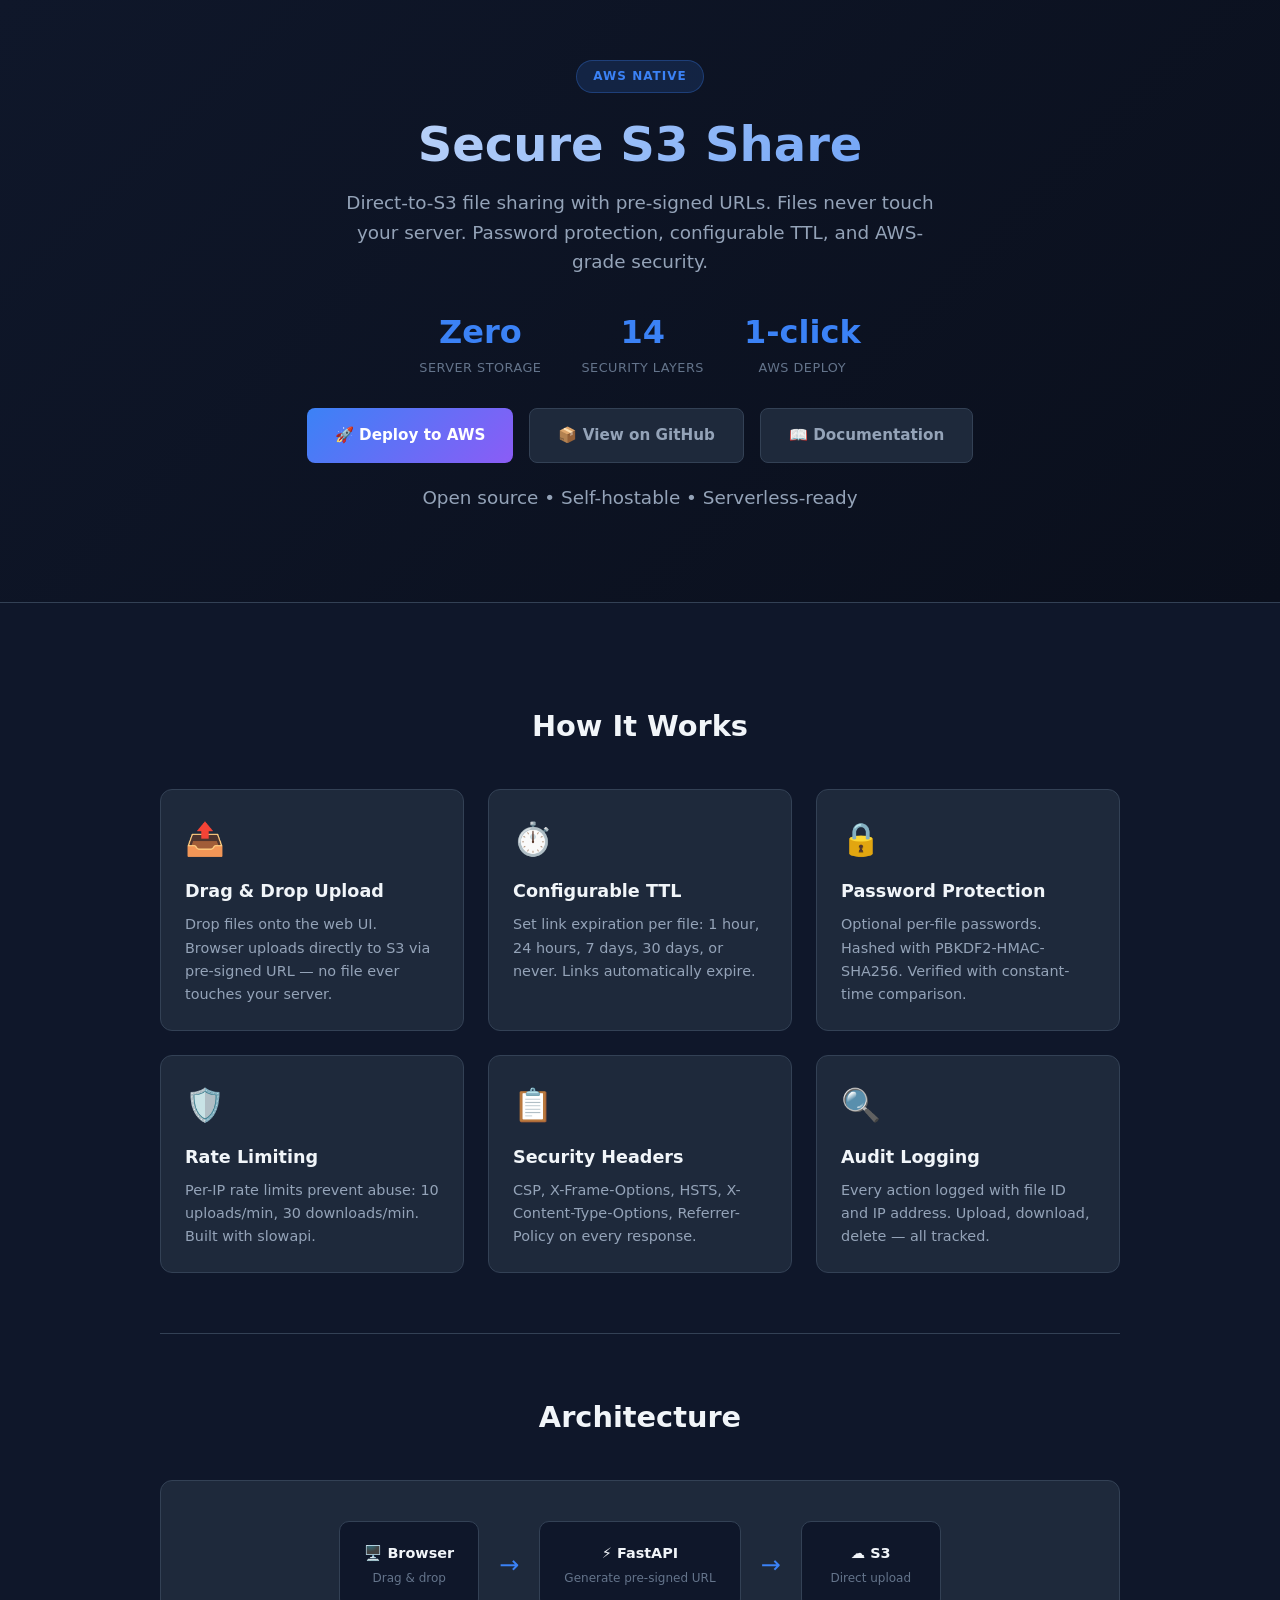
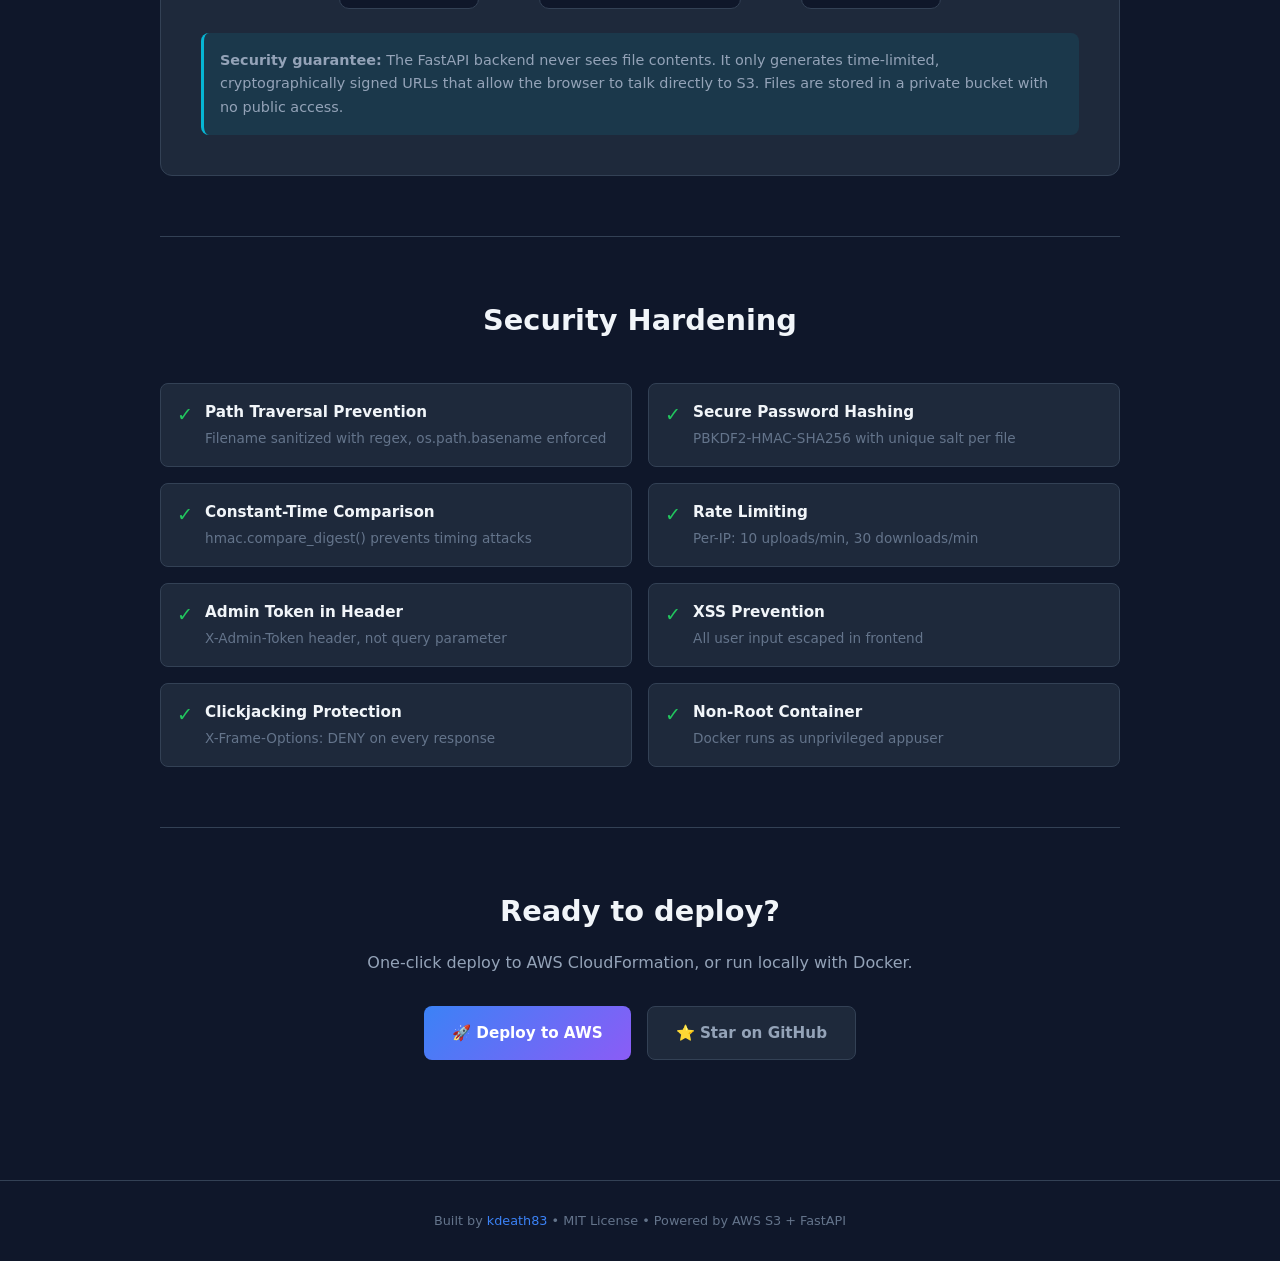
<file: docs/index.html>
<!DOCTYPE html>
<html lang="en">
<head>
<meta charset="UTF-8">
<meta name="viewport" content="width=device-width, initial-scale=1.0">
<meta name="description" content="Secure S3 File Sharing Portal — Direct-to-S3 uploads with pre-signed URLs">
<meta property="og:title" content="Secure S3 Share">
<meta property="og:description" content="AWS-native file sharing with pre-signed URLs, password protection, and dark theme">
<title>Secure S3 Share — Demo</title>
<style>
:root {
  --bg-primary: #0f172a;
  --bg-secondary: #1e293b;
  --bg-card: #1e293b;
  --text-primary: #f1f5f9;
  --text-secondary: #94a3b8;
  --text-muted: #64748b;
  --accent-blue: #3b82f6;
  --accent-green: #22c55e;
  --accent-amber: #f59e0b;
  --accent-purple: #8b5cf6;
  --accent-cyan: #06b6d4;
  --border-color: #334155;
}

* { margin: 0; padding: 0; box-sizing: border-box; }

body {
  font-family: 'Segoe UI', system-ui, -apple-system, sans-serif;
  background: var(--bg-primary);
  color: var(--text-primary);
  line-height: 1.6;
}

.container {
  max-width: 1000px;
  margin: 0 auto;
  padding: 40px 20px;
}

/* Hero */
.hero {
  text-align: center;
  padding: 60px 20px;
  background: linear-gradient(135deg, var(--bg-primary) 0%, #0a0f1c 100%);
  border-bottom: 1px solid var(--border-color);
}

.hero-badge {
  display: inline-block;
  padding: 6px 16px;
  border-radius: 20px;
  font-size: 0.75rem;
  font-weight: 600;
  text-transform: uppercase;
  letter-spacing: 1px;
  background: rgba(59, 130, 246, 0.15);
  color: var(--accent-blue);
  border: 1px solid rgba(59, 130, 246, 0.3);
  margin-bottom: 24px;
}

.hero h1 {
  font-size: 3rem;
  font-weight: 800;
  line-height: 1.15;
  margin-bottom: 16px;
  background: linear-gradient(135deg, #f1f5f9 0%, var(--accent-blue) 100%);
  -webkit-background-clip: text;
  -webkit-text-fill-color: transparent;
  background-clip: text;
}

.hero p {
  font-size: 1.15rem;
  color: var(--text-secondary);
  max-width: 600px;
  margin: 0 auto 30px;
}

.hero-stats {
  display: flex;
  justify-content: center;
  gap: 40px;
  margin-bottom: 30px;
}

.stat-item {
  display: flex;
  flex-direction: column;
  align-items: center;
}

.stat-number {
  font-size: 2rem;
  font-weight: 700;
  color: var(--accent-blue);
}

.stat-label {
  font-size: 0.8rem;
  color: var(--text-muted);
  text-transform: uppercase;
  letter-spacing: 0.5px;
}

.deploy-buttons {
  display: flex;
  justify-content: center;
  gap: 16px;
  flex-wrap: wrap;
  margin-bottom: 20px;
}

.btn {
  padding: 14px 28px;
  border-radius: 8px;
  font-size: 0.95rem;
  font-weight: 600;
  text-decoration: none;
  display: inline-flex;
  align-items: center;
  gap: 8px;
  transition: all 0.3s ease;
}

.btn-primary {
  background: linear-gradient(135deg, var(--accent-blue), var(--accent-purple));
  color: white;
  border: none;
}

.btn-primary:hover {
  transform: translateY(-2px);
  box-shadow: 0 4px 20px rgba(59, 130, 246, 0.3);
}

.btn-secondary {
  background: var(--bg-secondary);
  color: var(--text-secondary);
  border: 1px solid var(--border-color);
}

.btn-secondary:hover {
  border-color: var(--accent-blue);
  color: var(--text-primary);
}

.hero-note {
  font-size: 0.8rem;
  color: var(--text-muted);
}

/* Features */
.features {
  padding: 60px 0;
}

.features h2 {
  text-align: center;
  font-size: 1.8rem;
  margin-bottom: 40px;
  color: var(--text-primary);
}

.feature-grid {
  display: grid;
  grid-template-columns: repeat(3, 1fr);
  gap: 24px;
}

.feature-card {
  padding: 24px;
  background: var(--bg-secondary);
  border: 1px solid var(--border-color);
  border-radius: 12px;
  transition: all 0.3s ease;
}

.feature-card:hover {
  border-color: var(--accent-blue);
  transform: translateY(-4px);
}

.feature-icon {
  font-size: 2rem;
  margin-bottom: 12px;
}

.feature-card h3 {
  font-size: 1.1rem;
  margin-bottom: 8px;
  color: var(--text-primary);
}

.feature-card p {
  font-size: 0.9rem;
  color: var(--text-secondary);
}

/* Architecture */
.architecture {
  padding: 60px 0;
  border-top: 1px solid var(--border-color);
}

.architecture h2 {
  text-align: center;
  font-size: 1.8rem;
  margin-bottom: 40px;
}

.arch-diagram {
  background: var(--bg-secondary);
  border: 1px solid var(--border-color);
  border-radius: 12px;
  padding: 40px;
  text-align: center;
}

.arch-flow {
  display: flex;
  align-items: center;
  justify-content: center;
  gap: 20px;
  flex-wrap: wrap;
}

.arch-box {
  padding: 20px 24px;
  background: var(--bg-primary);
  border: 1px solid var(--border-color);
  border-radius: 10px;
  min-width: 140px;
}

.arch-box h4 {
  font-size: 0.9rem;
  color: var(--text-primary);
  margin-bottom: 4px;
}

.arch-box p {
  font-size: 0.75rem;
  color: var(--text-muted);
}

.arch-arrow {
  font-size: 1.5rem;
  color: var(--accent-blue);
}

.arch-note {
  margin-top: 24px;
  padding: 16px;
  background: rgba(6, 182, 212, 0.1);
  border-left: 3px solid var(--accent-cyan);
  border-radius: 8px;
  text-align: left;
  font-size: 0.9rem;
  color: var(--text-secondary);
}

/* Security */
.security {
  padding: 60px 0;
  border-top: 1px solid var(--border-color);
}

.security h2 {
  text-align: center;
  font-size: 1.8rem;
  margin-bottom: 40px;
}

.security-grid {
  display: grid;
  grid-template-columns: repeat(2, 1fr);
  gap: 16px;
}

.security-item {
  display: flex;
  align-items: flex-start;
  gap: 12px;
  padding: 16px;
  background: var(--bg-secondary);
  border-radius: 8px;
  border: 1px solid var(--border-color);
}

.security-icon {
  color: var(--accent-green);
  font-size: 1.2rem;
  flex-shrink: 0;
}

.security-text h4 {
  font-size: 0.95rem;
  margin-bottom: 4px;
}

.security-text p {
  font-size: 0.85rem;
  color: var(--text-muted);
}

/* CTA */
.cta {
  text-align: center;
  padding: 60px 20px;
  border-top: 1px solid var(--border-color);
}

.cta h2 {
  font-size: 1.8rem;
  margin-bottom: 16px;
}

.cta p {
  color: var(--text-secondary);
  margin-bottom: 30px;
}

/* Footer */
footer {
  text-align: center;
  padding: 30px;
  border-top: 1px solid var(--border-color);
  color: var(--text-muted);
  font-size: 0.8rem;
}

/* Responsive */
@media (max-width: 768px) {
  .feature-grid {
    grid-template-columns: 1fr;
  }
  .security-grid {
    grid-template-columns: 1fr;
  }
  .hero h1 {
    font-size: 2rem;
  }
  .arch-flow {
    flex-direction: column;
  }
}
</style>
</head>
<body>

<div class="hero">
  <div class="hero-badge">AWS Native</div>
  <h1>Secure S3 Share</h1>
  <p>Direct-to-S3 file sharing with pre-signed URLs. Files never touch your server. Password protection, configurable TTL, and AWS-grade security.</p>
  
  <div class="hero-stats">
    <div class="stat-item">
      <span class="stat-number">Zero</span>
      <span class="stat-label">Server Storage</span>
    </div>
    <div class="stat-item">
      <span class="stat-number">14</span>
      <span class="stat-label">Security Layers</span>
    </div>
    <div class="stat-item">
      <span class="stat-number">1-click</span>
      <span class="stat-label">AWS Deploy</span>
    </div>
  </div>
  
  <div class="deploy-buttons">
    <a href="https://console.aws.amazon.com/cloudformation/home?region=us-east-1#/stacks/create/review?templateURL=https://raw.githubusercontent.com/kdeath83/s3-secure-share/master/template.yaml&stackName=s3-secure-share" class="btn btn-primary">🚀 Deploy to AWS</a>
    <a href="https://github.com/kdeath83/s3-secure-share" class="btn btn-secondary">📦 View on GitHub</a>
    <a href="https://github.com/kdeath83/s3-secure-share#readme" class="btn btn-secondary">📖 Documentation</a>
  </div>
  
  <p class="hero-note">Open source • Self-hostable • Serverless-ready</p>
</div>

<div class="container">
  <section class="features">
    <h2>How It Works</h2>
    <div class="feature-grid">
      <div class="feature-card">
        <div class="feature-icon">📤</div>
        <h3>Drag & Drop Upload</h3>
        <p>Drop files onto the web UI. Browser uploads directly to S3 via pre-signed URL — no file ever touches your server.</p>
      </div>
      <div class="feature-card">
        <div class="feature-icon">⏱️</div>
        <h3>Configurable TTL</h3>
        <p>Set link expiration per file: 1 hour, 24 hours, 7 days, 30 days, or never. Links automatically expire.</p>
      </div>
      <div class="feature-card">
        <div class="feature-icon">🔒</div>
        <h3>Password Protection</h3>
        <p>Optional per-file passwords. Hashed with PBKDF2-HMAC-SHA256. Verified with constant-time comparison.</p>
      </div>
      <div class="feature-card">
        <div class="feature-icon">🛡️</div>
        <h3>Rate Limiting</h3>
        <p>Per-IP rate limits prevent abuse: 10 uploads/min, 30 downloads/min. Built with slowapi.</p>
      </div>
      <div class="feature-card">
        <div class="feature-icon">📋</div>
        <h3>Security Headers</h3>
        <p>CSP, X-Frame-Options, HSTS, X-Content-Type-Options, Referrer-Policy on every response.</p>
      </div>
      <div class="feature-card">
        <div class="feature-icon">🔍</div>
        <h3>Audit Logging</h3>
        <p>Every action logged with file ID and IP address. Upload, download, delete — all tracked.</p>
      </div>
    </div>
  </section>

  <section class="architecture">
    <h2>Architecture</h2>
    <div class="arch-diagram">
      <div class="arch-flow">
        <div class="arch-box">
          <h4>🖥️ Browser</h4>
          <p>Drag & drop</p>
        </div>
        <div class="arch-arrow">→</div>
        <div class="arch-box">
          <h4>⚡ FastAPI</h4>
          <p>Generate pre-signed URL</p>
        </div>
        <div class="arch-arrow">→</div>
        <div class="arch-box">
          <h4>☁️ S3</h4>
          <p>Direct upload</p>
        </div>
      </div>
      <div class="arch-note">
        <strong>Security guarantee:</strong> The FastAPI backend never sees file contents. It only generates time-limited, cryptographically signed URLs that allow the browser to talk directly to S3. Files are stored in a private bucket with no public access.
      </div>
    </div>
  </section>

  <section class="security">
    <h2>Security Hardening</h2>
    <div class="security-grid">
      <div class="security-item">
        <div class="security-icon">✓</div>
        <div class="security-text">
          <h4>Path Traversal Prevention</h4>
          <p>Filename sanitized with regex, os.path.basename enforced</p>
        </div>
      </div>
      <div class="security-item">
        <div class="security-icon">✓</div>
        <div class="security-text">
          <h4>Secure Password Hashing</h4>
          <p>PBKDF2-HMAC-SHA256 with unique salt per file</p>
        </div>
      </div>
      <div class="security-item">
        <div class="security-icon">✓</div>
        <div class="security-text">
          <h4>Constant-Time Comparison</h4>
          <p>hmac.compare_digest() prevents timing attacks</p>
        </div>
      </div>
      <div class="security-item">
        <div class="security-icon">✓</div>
        <div class="security-text">
          <h4>Rate Limiting</h4>
          <p>Per-IP: 10 uploads/min, 30 downloads/min</p>
        </div>
      </div>
      <div class="security-item">
        <div class="security-icon">✓</div>
        <div class="security-text">
          <h4>Admin Token in Header</h4>
          <p>X-Admin-Token header, not query parameter</p>
        </div>
      </div>
      <div class="security-item">
        <div class="security-icon">✓</div>
        <div class="security-text">
          <h4>XSS Prevention</h4>
          <p>All user input escaped in frontend</p>
        </div>
      </div>
      <div class="security-item">
        <div class="security-icon">✓</div>
        <div class="security-text">
          <h4>Clickjacking Protection</h4>
          <p>X-Frame-Options: DENY on every response</p>
        </div>
      </div>
      <div class="security-item">
        <div class="security-icon">✓</div>
        <div class="security-text">
          <h4>Non-Root Container</h4>
          <p>Docker runs as unprivileged appuser</p>
        </div>
      </div>
    </div>
  </section>

  <section class="cta">
    <h2>Ready to deploy?</h2>
    <p>One-click deploy to AWS CloudFormation, or run locally with Docker.</p>
    <div class="deploy-buttons">
      <a href="https://console.aws.amazon.com/cloudformation/home?region=us-east-1#/stacks/create/review?templateURL=https://raw.githubusercontent.com/kdeath83/s3-secure-share/master/template.yaml&stackName=s3-secure-share" class="btn btn-primary">🚀 Deploy to AWS</a>
      <a href="https://github.com/kdeath83/s3-secure-share" class="btn btn-secondary">⭐ Star on GitHub</a>
    </div>
  </section>
</div>

<footer>
  <p>Built by <a href="https://github.com/kdeath83" style="color: var(--accent-blue); text-decoration: none;">kdeath83</a> • MIT License • Powered by AWS S3 + FastAPI</p>
</footer>

</body>
</html>
</file>
